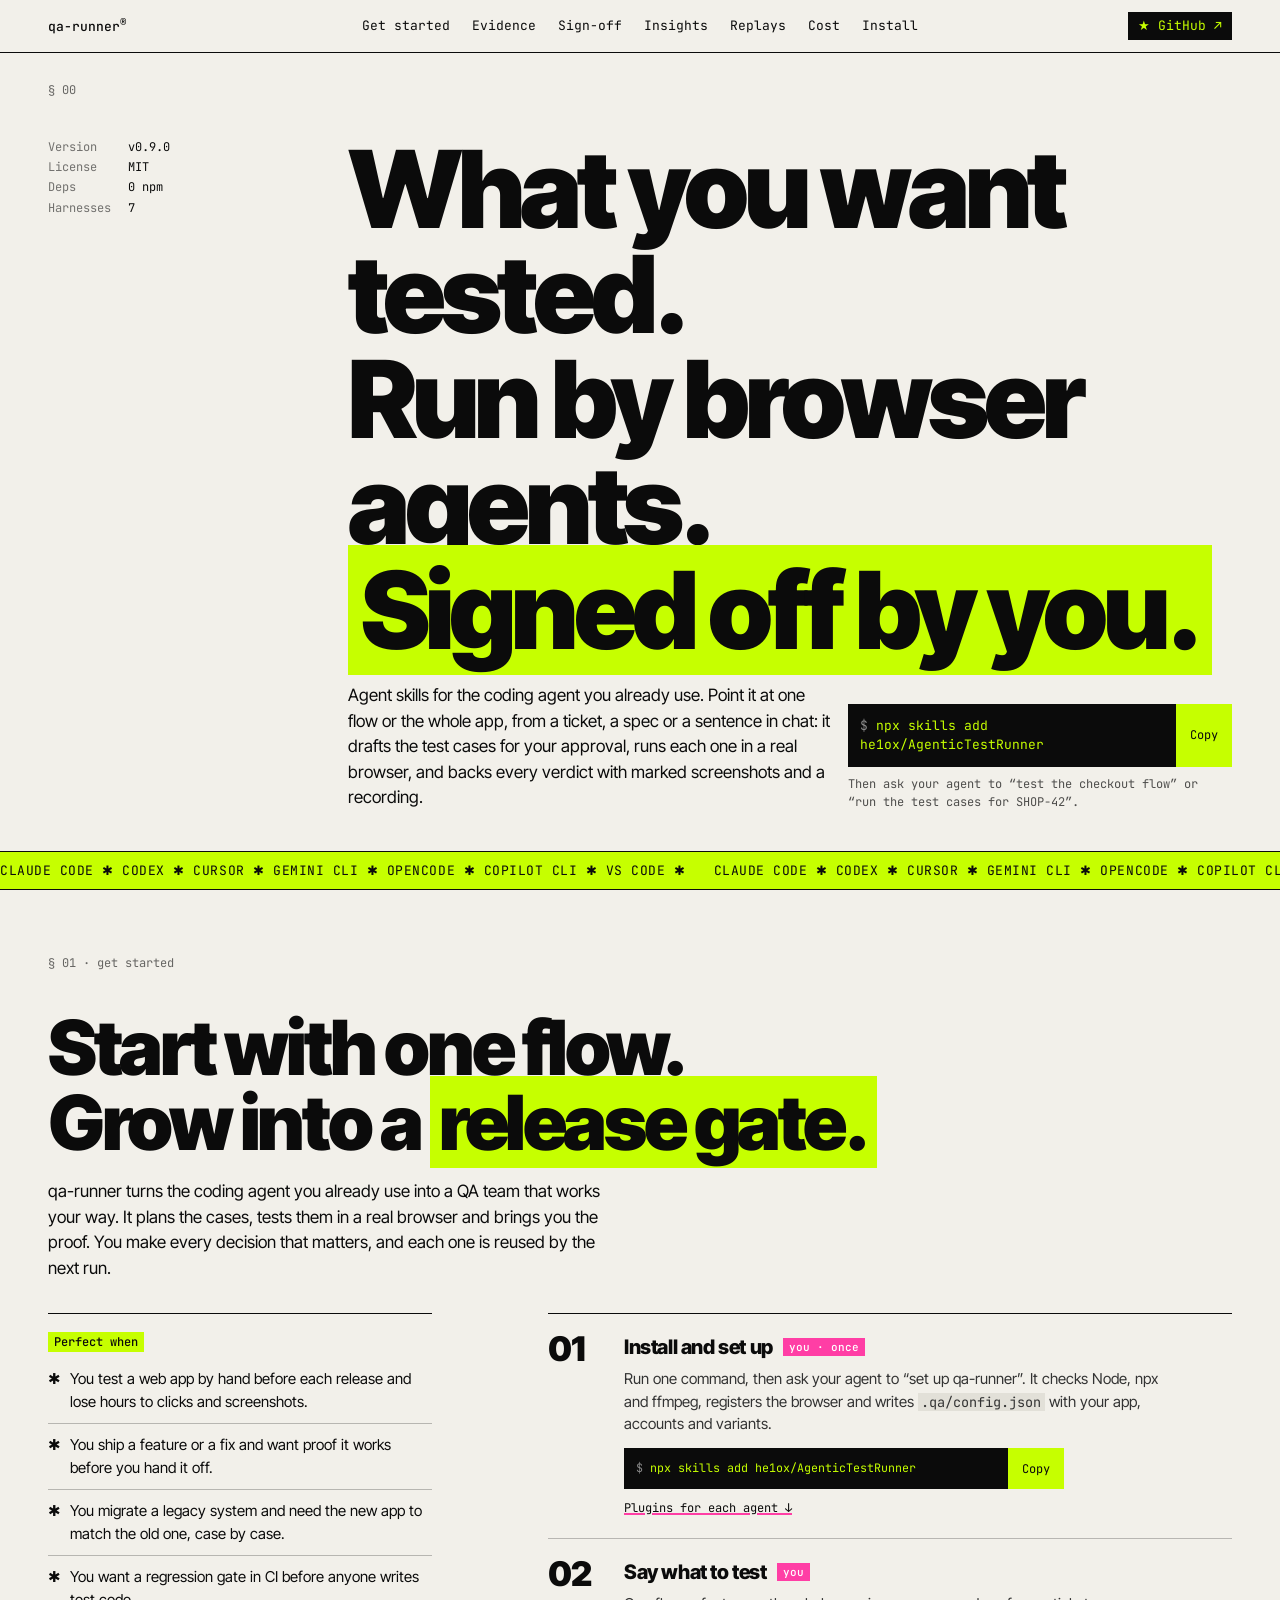
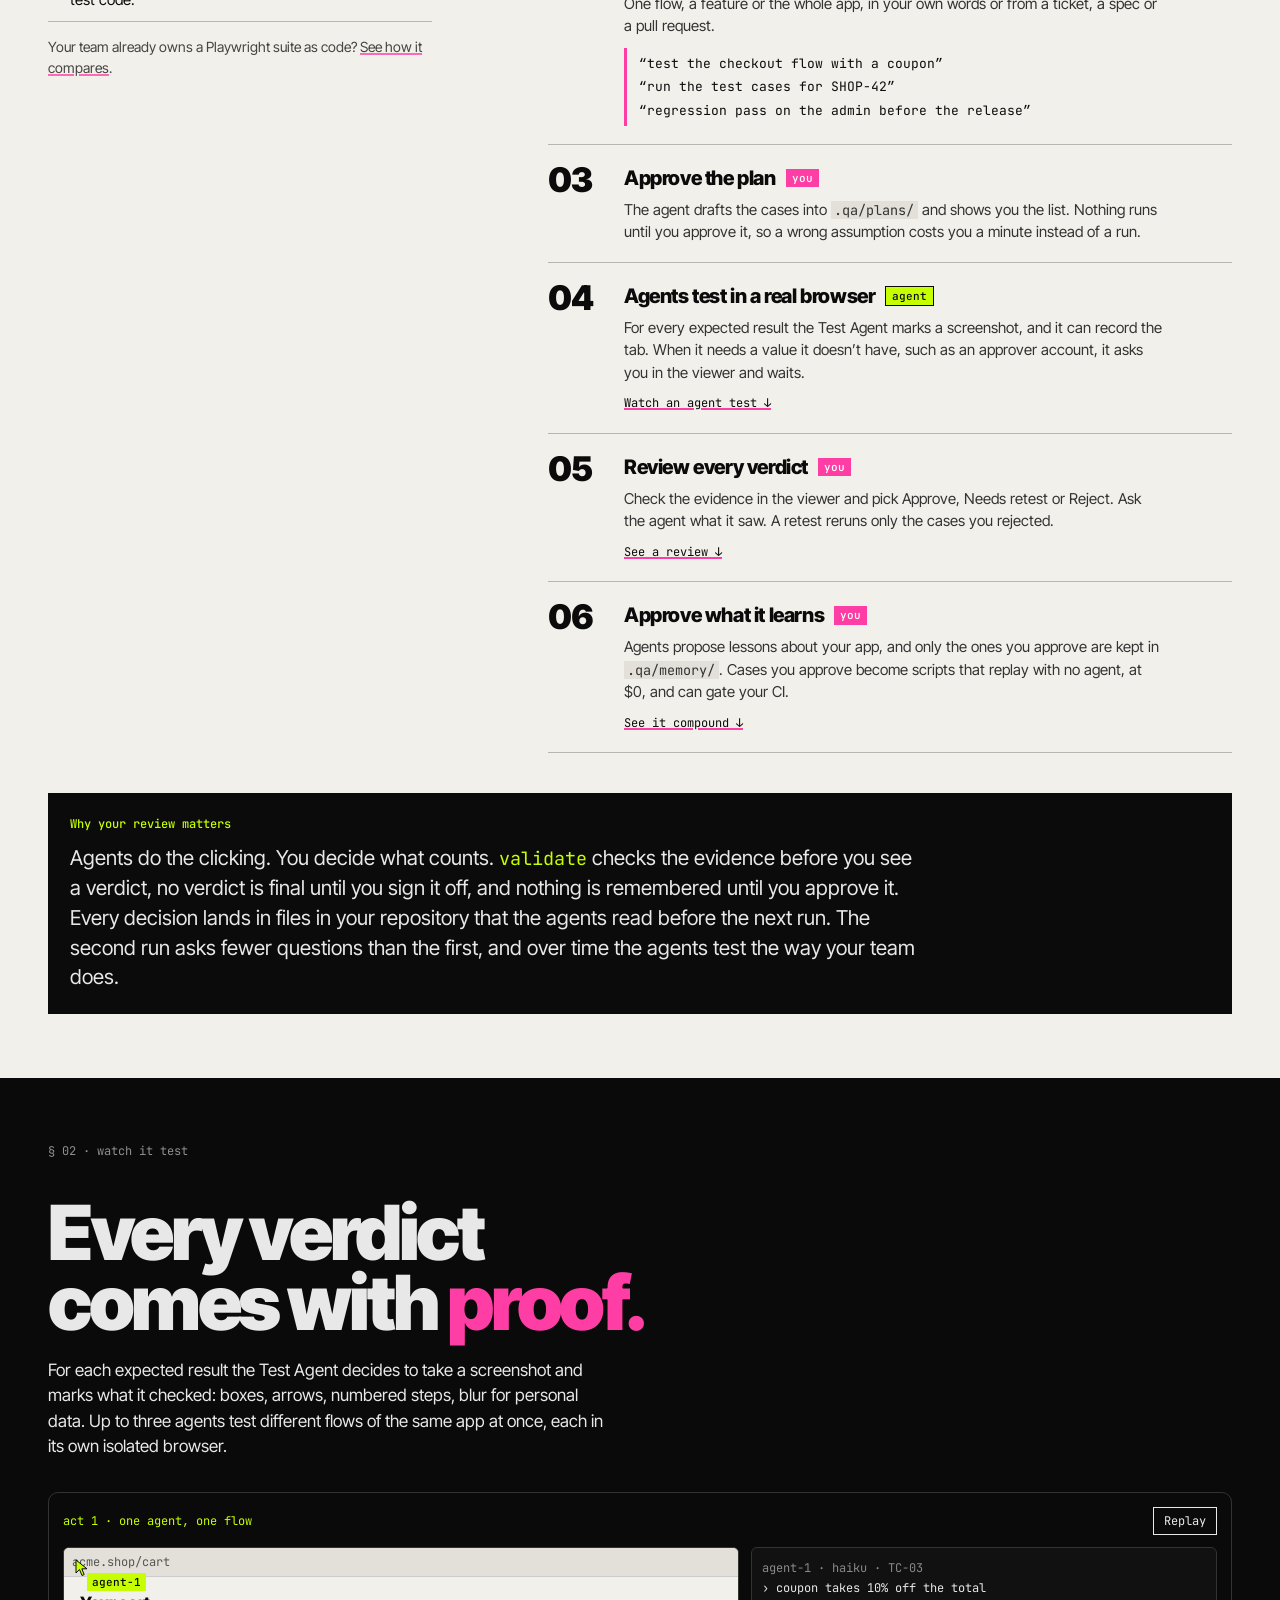
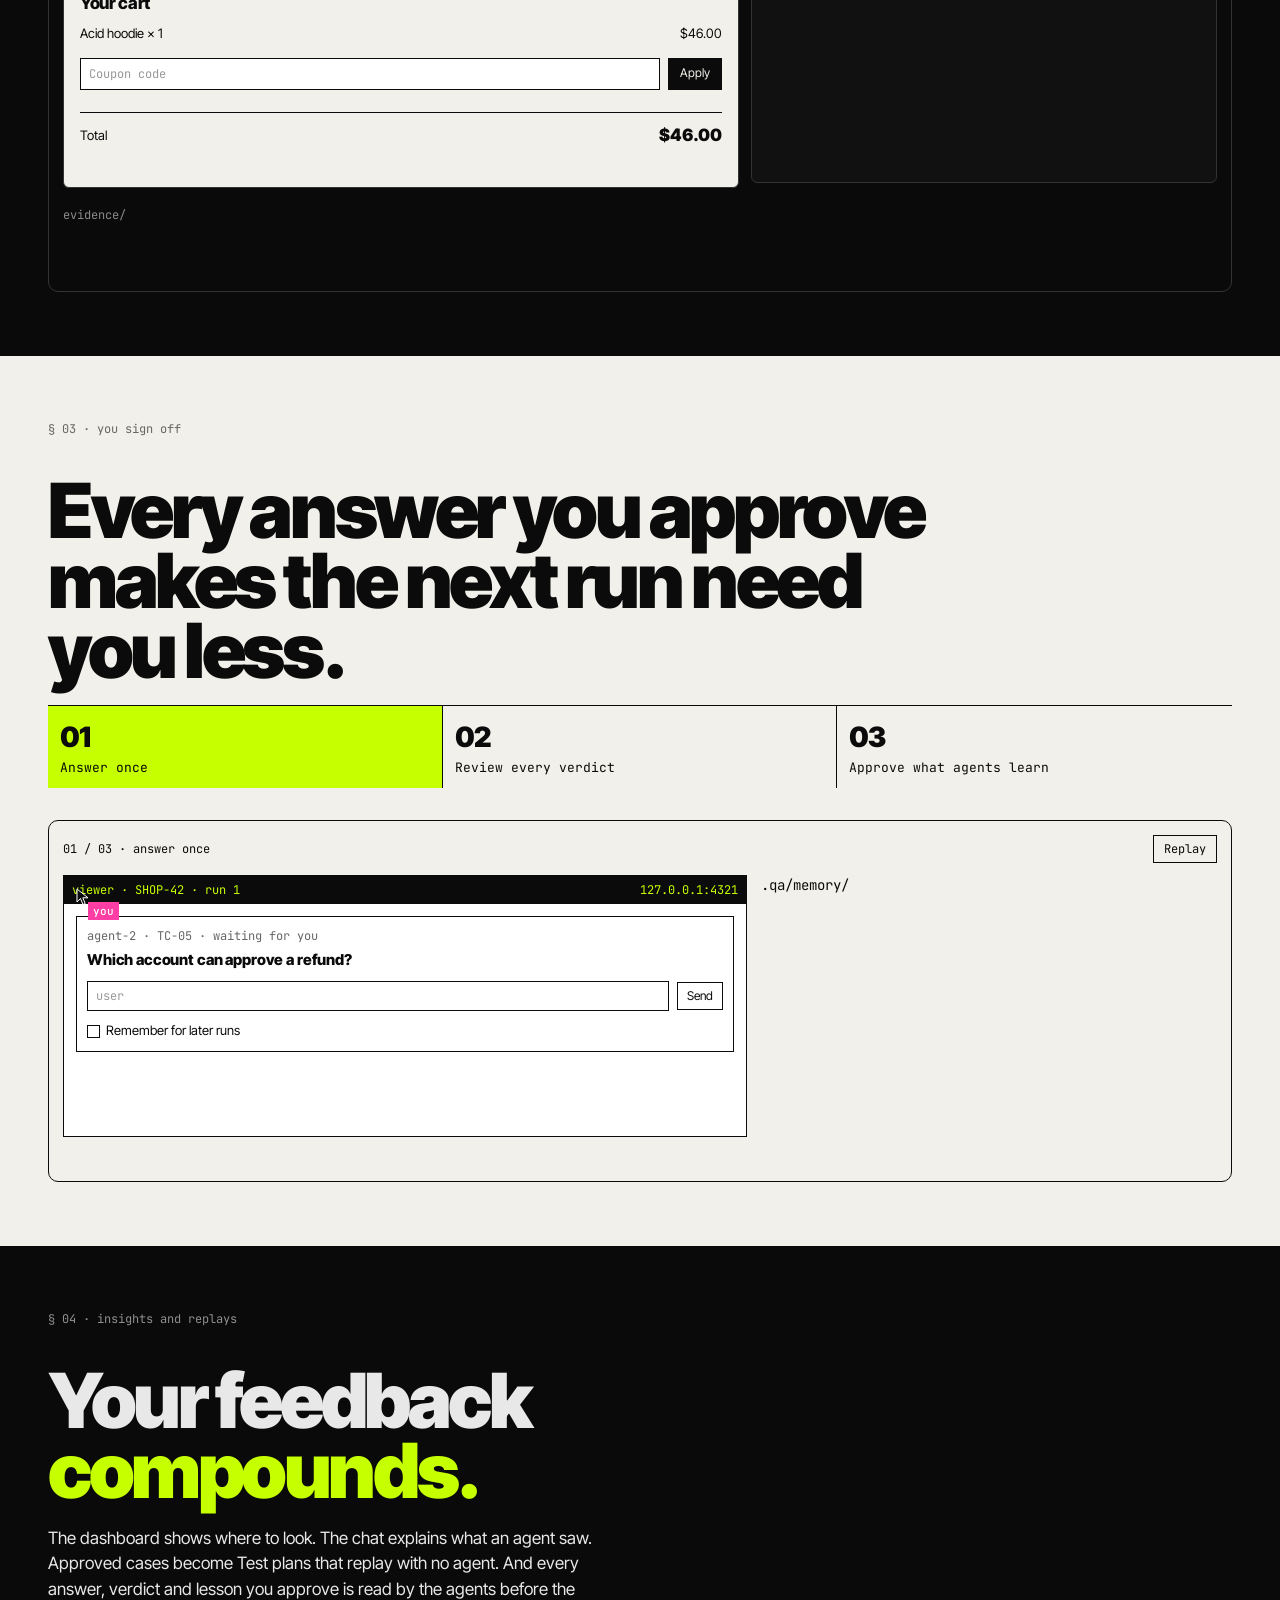
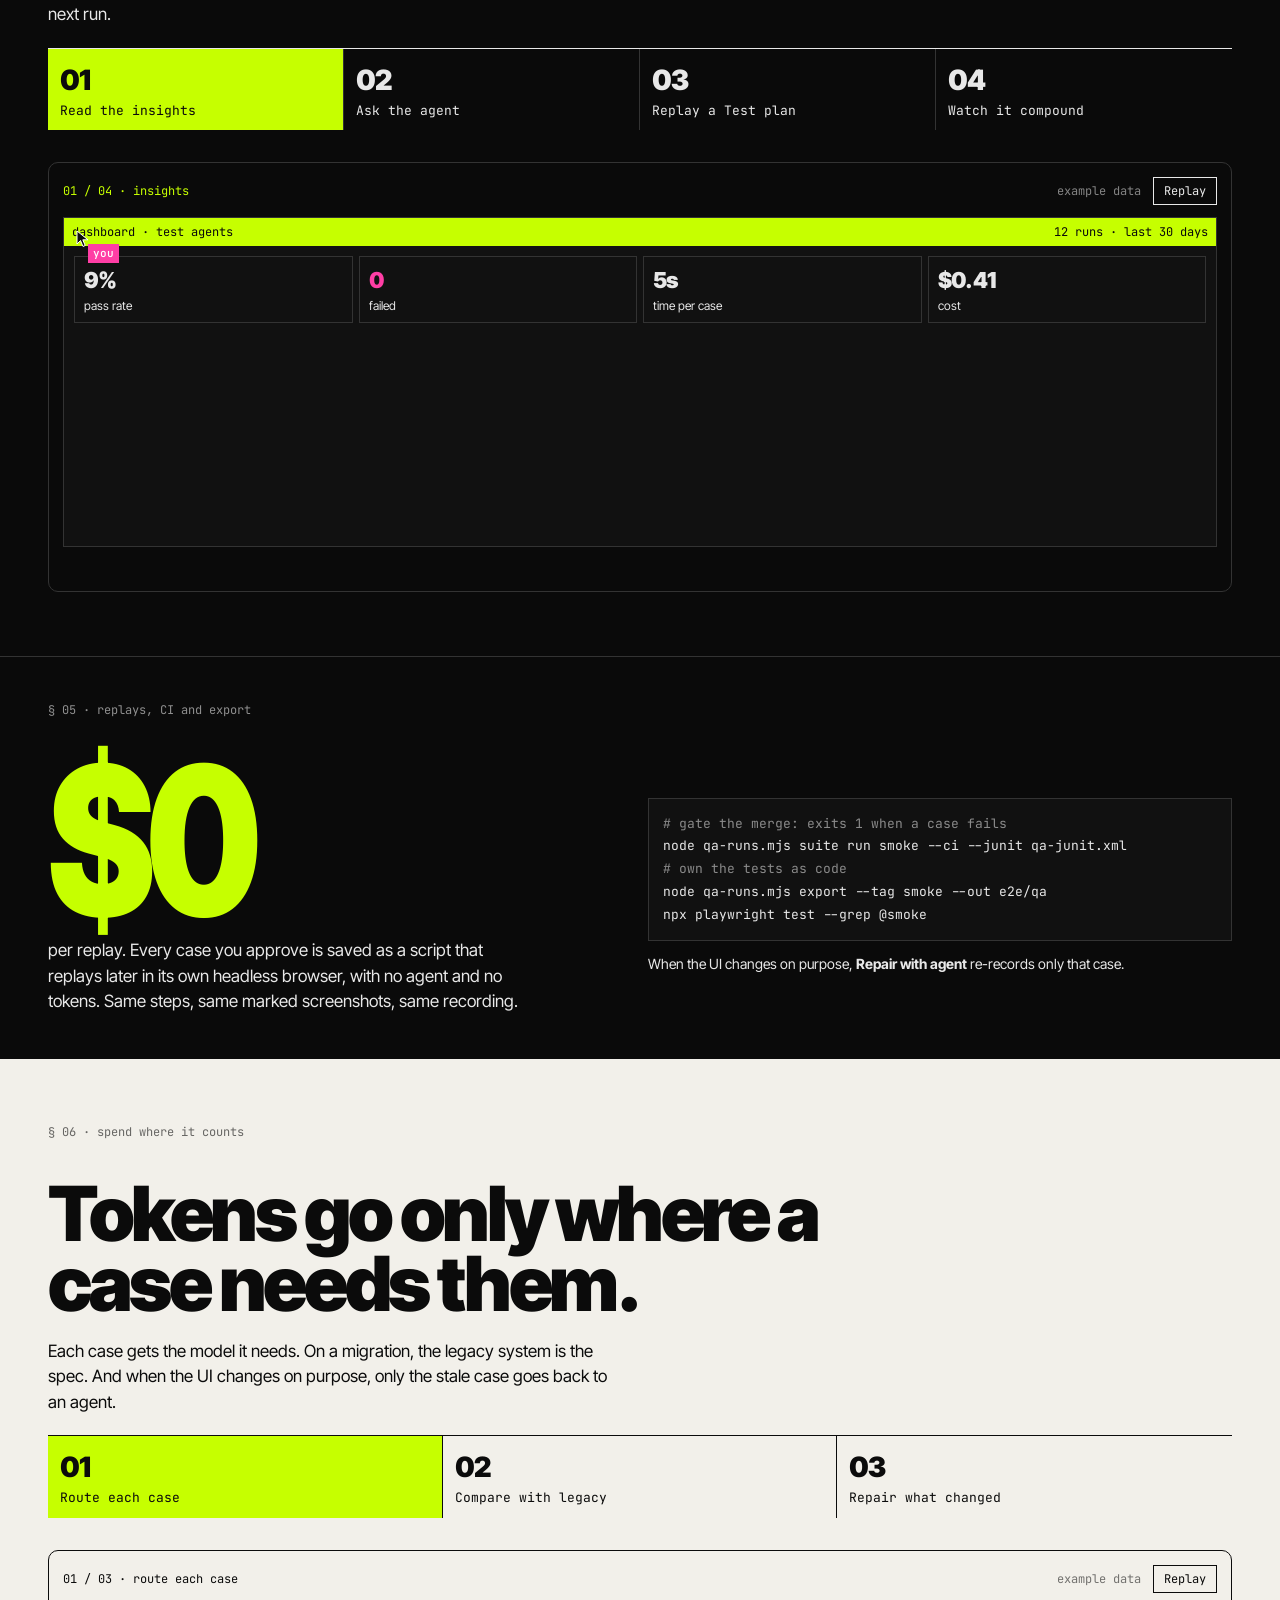
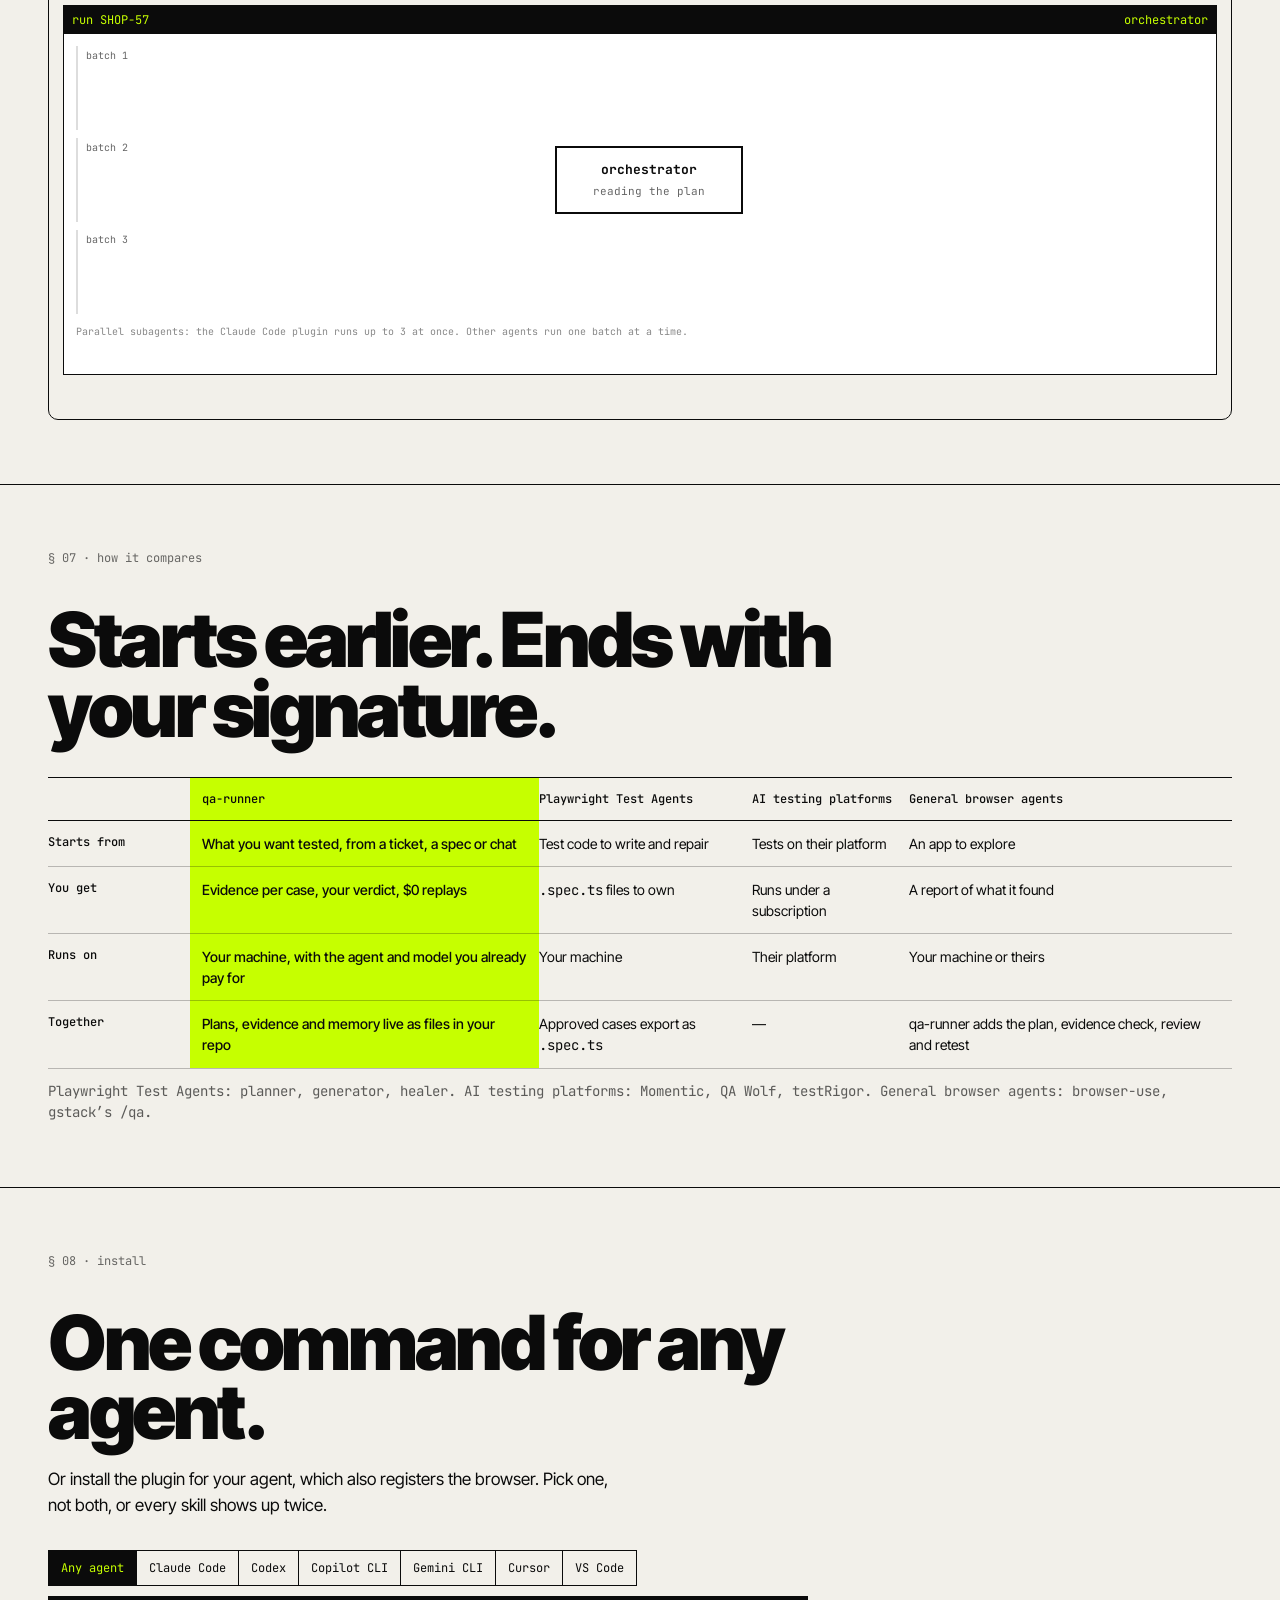
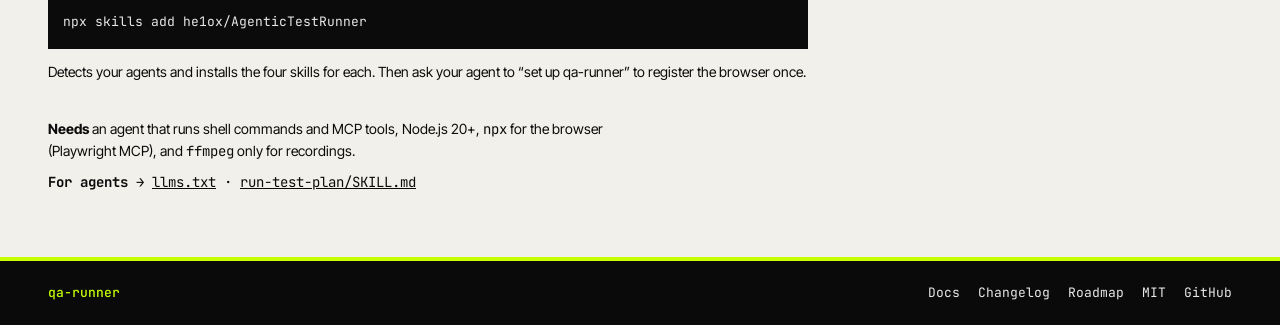
<file: site/index.html>
<!doctype html>
<html lang="en">
<head>
  <meta charset="utf-8">
  <meta name="viewport" content="width=device-width, initial-scale=1">
  <title>qa-runner: what you want tested, run by browser agents, signed off by you</title>
  <meta name="description" content="Agent skills for the coding agent you already use. qa-runner tests one flow or your whole app in a real browser, backs every verdict with marked screenshots and a recording, and replays what you approve at $0.">
  <meta property="og:title" content="qa-runner">
  <meta property="og:description" content="What you want tested. Run by browser agents. Signed off by you.">
  <meta property="og:type" content="website">
  <meta name="twitter:card" content="summary">
  <meta name="color-scheme" content="light">
  <link rel="icon" href="data:image/svg+xml,%3Csvg xmlns='http://www.w3.org/2000/svg' viewBox='0 0 32 32'%3E%3Crect width='32' height='32' fill='%23C6FF00'/%3E%3Cpath d='M8 9h16v14H8z' fill='none' stroke='%230B0B0B' stroke-width='3'/%3E%3Cpath d='M19 19l6 6' stroke='%23FF3EA5' stroke-width='3'/%3E%3C/svg%3E">
  <link rel="preconnect" href="https://fonts.googleapis.com">
  <link rel="preconnect" href="https://fonts.gstatic.com" crossorigin>
  <link href="https://fonts.googleapis.com/css2?family=Inter+Tight:wght@400;500;800;900&family=JetBrains+Mono:wght@400;500&display=swap" rel="stylesheet">
  <link rel="stylesheet" href="styles.css">
  <link rel="alternate" type="text/plain" href="llms.txt" title="llms.txt">
</head>
<body>
  <a class="skip" href="#main">Skip to content</a>

  <header class="nav mono light">
    <a class="wordmark" href="#top">qa-runner<sup>®</sup></a>
    <nav aria-label="Sections">
      <a href="#start">Get started</a>
      <a href="#watch">Evidence</a>
      <a href="#signoff">Sign-off</a>
      <a href="#smarter">Insights</a>
      <a href="#replays">Replays</a>
      <a href="#spend">Cost</a>
      <a href="#install">Install</a>
    </nav>
    <a class="gh" href="https://github.com/he1ox/AgenticTestRunner">★ GitHub ↗</a>
  </header>

  <main id="main">
    <section id="top" class="light hero grid12">
      <p class="tag">§ 00</p>
      <dl class="meta mono">
        <div><dt>Version</dt><dd><span data-version>v0.9.0</span></dd></div>
        <div><dt>License</dt><dd>MIT</dd></div>
        <div><dt>Deps</dt><dd>0 npm</dd></div>
        <div><dt>Harnesses</dt><dd>7</dd></div>
      </dl>
      <h1 class="display">What you want tested.<br>Run by browser agents.<br><mark>Signed off by you.</mark></h1>
      <p class="lede">Agent skills for the coding agent you already use. Point it at one flow or the whole app, from a ticket, a spec or a sentence in chat: it drafts the test cases for your approval, runs each one in a real browser, and backs every verdict with marked screenshots and a recording.</p>
      <div class="cta">
        <div class="cmd mono">
          <code id="install-cmd">npx skills add he1ox/AgenticTestRunner</code>
          <button class="copy" data-copy="install-cmd" aria-label="Copy install command">Copy</button>
        </div>
        <p class="hint mono">Then ask your agent to “test the checkout flow” or “run the test cases for SHOP-42”.</p>
      </div>
    </section>

    <div class="marquee mono" aria-label="Works with Claude Code, Codex, Cursor, Gemini CLI, OpenCode, GitHub Copilot CLI and VS Code">
      <div class="track" aria-hidden="true">
        <span>Claude Code ✱ Codex ✱ Cursor ✱ Gemini CLI ✱ OpenCode ✱ Copilot CLI ✱ VS Code ✱</span>
        <span>Claude Code ✱ Codex ✱ Cursor ✱ Gemini CLI ✱ OpenCode ✱ Copilot CLI ✱ VS Code ✱</span>
      </div>
    </div>

    <section id="start" class="light section">
      <div class="head grid12">
        <p class="tag">§ 01 · get started</p>
        <h2 class="display">Start with one flow.<br>Grow into a <mark>release gate.</mark></h2>
        <p class="lede">qa-runner turns the coding agent you already use into a QA team that works your way. It plans the cases, tests them in a real browser and brings you the proof. You make every decision that matters, and each one is reused by the next run.</p>
      </div>
      <div class="start grid12">
        <aside class="fit">
          <h3 class="mono">Perfect when</h3>
          <ul>
            <li>You test a web app by hand before each release and lose hours to clicks and screenshots.</li>
            <li>You ship a feature or a fix and want proof it works before you hand it off.</li>
            <li>You migrate a legacy system and need the new app to match the old one, case by case.</li>
            <li>You want a regression gate in CI before anyone writes test code.</li>
          </ul>
          <p class="small aside-note">Your team already owns a Playwright suite as code? <a href="#compare">See how it compares</a>.</p>
        </aside>
        <ol class="path">
          <li>
            <b class="n">01</b>
            <div>
              <h3>Install and set up <span class="who you">you · once</span></h3>
              <p>Run one command, then ask your agent to “set up qa-runner”. It checks Node, npx and ffmpeg, registers the browser and writes <code>.qa/config.json</code> with your app, accounts and variants.</p>
              <div class="cmd mono">
                <code id="start-cmd">npx skills add he1ox/AgenticTestRunner</code>
                <button class="copy" data-copy="start-cmd" aria-label="Copy install command">Copy</button>
              </div>
              <a class="more mono" href="#install">Plugins for each agent ↓</a>
            </div>
          </li>
          <li>
            <b class="n">02</b>
            <div>
              <h3>Say what to test <span class="who you">you</span></h3>
              <p>One flow, a feature or the whole app, in your own words or from a ticket, a spec or a pull request.</p>
              <p class="say mono">“test the checkout flow with a coupon”<br>“run the test cases for SHOP-42”<br>“regression pass on the admin before the release”</p>
            </div>
          </li>
          <li>
            <b class="n">03</b>
            <div>
              <h3>Approve the plan <span class="who you">you</span></h3>
              <p>The agent drafts the cases into <code>.qa/plans/</code> and shows you the list. Nothing runs until you approve it, so a wrong assumption costs you a minute instead of a run.</p>
            </div>
          </li>
          <li>
            <b class="n">04</b>
            <div>
              <h3>Agents test in a real browser <span class="who agent">agent</span></h3>
              <p>For every expected result the Test Agent marks a screenshot, and it can record the tab. When it needs a value it doesn’t have, such as an approver account, it asks you in the viewer and waits.</p>
              <a class="more mono" href="#watch">Watch an agent test ↓</a>
            </div>
          </li>
          <li>
            <b class="n">05</b>
            <div>
              <h3>Review every verdict <span class="who you">you</span></h3>
              <p>Check the evidence in the viewer and pick Approve, Needs retest or Reject. Ask the agent what it saw. A retest reruns only the cases you rejected.</p>
              <a class="more mono" href="#signoff">See a review ↓</a>
            </div>
          </li>
          <li>
            <b class="n">06</b>
            <div>
              <h3>Approve what it learns <span class="who you">you</span></h3>
              <p>Agents propose lessons about your app, and only the ones you approve are kept in <code>.qa/memory/</code>. Cases you approve become scripts that replay with no agent, at $0, and can gate your CI.</p>
              <a class="more mono" href="#smarter">See it compound ↓</a>
            </div>
          </li>
        </ol>
      </div>
      <div class="why grid12">
        <h3 class="mono">Why your review matters</h3>
        <p>Agents do the clicking. You decide what counts. <code>validate</code> checks the evidence before you see a verdict, no verdict is final until you sign it off, and nothing is remembered until you approve it. Every decision lands in files in your repository that the agents read before the next run. The second run asks fewer questions than the first, and over time the agents test the way your team does.</p>
      </div>
    </section>

    <section id="watch" class="dark section">
      <div class="head grid12">
        <p class="tag">§ 02 · watch it test</p>
        <h2 class="display">Every verdict<br>comes with <em class="hot">proof.</em></h2>
        <p class="lede">For each expected result the Test Agent decides to take a screenshot and marks what it checked: boxes, arrows, numbered steps, blur for personal data. Up to three agents test different flows of the same app at once, each in its own isolated browser.</p>
      </div>
      <figure class="stage stage-dark">
        <figcaption class="stagebar mono">
          <span data-label class="acid">act 1 · one agent, one flow</span>
          <button class="replay" data-replay>Replay</button>
        </figcaption>
        <div class="scene" data-scene aria-hidden="true"></div>
        <p class="sr-only">Animation: an agent tests a cart, applies a coupon, sees the expected total, decides to take a screenshot and marks it with numbered steps, a box and an arrow. Then three agents test login, cart and checkout of the same shop in parallel; checkout fails and waits for your sign-off.</p>
      </figure>
    </section>

    <section id="signoff" class="light section">
      <div class="head grid12">
        <p class="tag">§ 03 · you sign off</p>
        <h2 class="display">Every answer you approve makes the next run need you less.</h2>
        <ol class="steps mono" data-steps>
          <li><b>01</b> Answer once</li>
          <li><b>02</b> Review every verdict</li>
          <li><b>03</b> Approve what agents learn</li>
        </ol>
      </div>
      <figure class="stage stage-light">
        <figcaption class="stagebar mono">
          <span data-label>01 / 03 · answer once</span>
          <button class="replay" data-replay>Replay</button>
        </figcaption>
        <div class="hitl" aria-hidden="true">
          <div class="viewer" data-viewer></div>
          <div class="memory">
            <p class="mono small">.qa/memory/</p>
            <div data-memory></div>
          </div>
        </div>
        <p class="caption mono" data-caption aria-hidden="true"></p>
        <p class="sr-only">Animation: an agent asks which account can approve a refund; you answer and tick Remember, and the answer is saved as a memory with the password as an env:NAME reference. You approve three results and reject one, and only that case is retested. You approve one lesson an agent learned and discard another, and it is saved to memory.</p>
      </figure>
    </section>

    <section id="smarter" class="dark section">
      <div class="head grid12">
        <p class="tag">§ 04 · insights and replays</p>
        <h2 class="display">Your feedback <span class="acid">compounds.</span></h2>
        <p class="lede">The dashboard shows where to look. The chat explains what an agent saw. Approved cases become Test plans that replay with no agent. And every answer, verdict and lesson you approve is read by the agents before the next run.</p>
        <ol class="steps steps-dark mono" data-steps>
          <li><b>01</b> Read the insights</li>
          <li><b>02</b> Ask the agent</li>
          <li><b>03</b> Replay a Test plan</li>
          <li><b>04</b> Watch it compound</li>
        </ol>
      </div>
      <figure class="stage stage-dark">
        <figcaption class="stagebar mono">
          <span data-label class="acid">01 / 04 · insights</span>
          <span class="example">example data</span>
          <button class="replay" data-replay>Replay</button>
        </figcaption>
        <div class="dviewer" data-viewer aria-hidden="true"></div>
        <p class="caption mono" data-caption aria-hidden="true"></p>
        <p class="sr-only">Animation: the dashboard surfaces insights — a case that flip-flops between runs, mobile failing four times more than desktop, the slowest flows and where agent context goes. You open the unstable case and ask the agent why it failed; it explains a toast covered the Pay button, marks it on the screenshot and proposes a lesson. You build a Test plan called Release 1.0.1 from library tests and run it: every script replays deterministically, with no agent, at $0 and 0 tokens. Over six runs, questions to you fall from five to zero and reviewer agreement rises from 72% to 97% as approved memories grow.</p>
      </figure>
    </section>

    <section id="replays" class="dark section grid12 replays">
      <p class="tag">§ 05 · replays, CI and export</p>
      <div class="zero">
        <p class="big acid" aria-label="Zero dollars">$0</p>
        <p class="lede">per replay. Every case you approve is saved as a script that replays later in its own headless browser, with no agent and no tokens. Same steps, same marked screenshots, same recording.</p>
      </div>
      <div class="snips">
        <div class="term mono">
          <p class="dim"># gate the merge: exits 1 when a case fails</p>
          <p>node qa-runs.mjs suite run smoke --ci --junit qa-junit.xml</p>
          <p class="dim"># own the tests as code</p>
          <p>node qa-runs.mjs export --tag smoke --out e2e/qa</p>
          <p>npx playwright test --grep @smoke</p>
        </div>
        <p class="small">When the UI changes on purpose, <b>Repair with agent</b> re-records only that case.</p>
      </div>
    </section>

    <section id="spend" class="light section">
      <div class="head grid12">
        <p class="tag">§ 06 · spend where it counts</p>
        <h2 class="display">Tokens go only where a case needs them.</h2>
        <p class="lede">Each case gets the model it needs. On a migration, the legacy system is the spec. And when the UI changes on purpose, only the stale case goes back to an agent.</p>
        <ol class="steps mono" data-steps>
          <li><b>01</b> Route each case</li>
          <li><b>02</b> Compare with legacy</li>
          <li><b>03</b> Repair what changed</li>
        </ol>
      </div>
      <figure class="stage stage-light">
        <figcaption class="stagebar mono">
          <span data-label>01 / 03 · route each case</span>
          <span class="example">example data</span>
          <button class="replay" data-replay>Replay</button>
        </figcaption>
        <div class="viewer spend-viewer" data-viewer aria-hidden="true"></div>
        <p class="caption mono" data-caption aria-hidden="true"></p>
        <p class="sr-only">Animation: the orchestrator weighs six cases by their steps, data changes, recent failures and legacy checks, groups them into three batches that each take their hardest case's tier, and launches one subagent per batch: simple, standard and complex, each in its own browser. When the simple subagent fails a case, the orchestrator retries only that case on a standard subagent, and it passes. Next, an agent runs the order history on the new app and on the legacy app: totals are the same, the date format deviates and the new status filter is an improvement. Last, a Test plan replays with no agent and one case fails because the Apply button is now called Redeem; you press Repair with agent, only that case goes back to an agent, it passes and its script becomes version 3 while the other cases keep replaying at $0.</p>
      </figure>
    </section>

    <section id="compare" class="light section rule">
      <div class="head grid12">
        <p class="tag">§ 07 · how it compares</p>
        <h2 class="display">Starts earlier. Ends with your signature.</h2>
      </div>
      <div class="tablewrap">
        <table class="compare">
          <thead>
            <tr><th scope="col"></th><th scope="col" class="us">qa-runner</th><th scope="col">Playwright Test Agents</th><th scope="col">AI testing platforms</th><th scope="col">General browser agents</th></tr>
          </thead>
          <tbody>
            <tr><th scope="row">Starts from</th><td class="us">What you want tested, from a ticket, a spec or chat</td><td>Test code to write and repair</td><td>Tests on their platform</td><td>An app to explore</td></tr>
            <tr><th scope="row">You get</th><td class="us">Evidence per case, your verdict, $0 replays</td><td><code>.spec.ts</code> files to own</td><td>Runs under a subscription</td><td>A report of what it found</td></tr>
            <tr><th scope="row">Runs on</th><td class="us">Your machine, with the agent and model you already pay for</td><td>Your machine</td><td>Their platform</td><td>Your machine or theirs</td></tr>
            <tr><th scope="row">Together</th><td class="us">Plans, evidence and memory live as files in your repo</td><td>Approved cases export as <code>.spec.ts</code></td><td>—</td><td>qa-runner adds the plan, evidence check, review and retest</td></tr>
          </tbody>
        </table>
      </div>
      <p class="small mono note">Playwright Test Agents: planner, generator, healer. AI testing platforms: Momentic, QA Wolf, testRigor. General browser agents: browser-use, gstack’s /qa.</p>
    </section>

    <section id="install" class="light section rule">
      <div class="head grid12">
        <p class="tag">§ 08 · install</p>
        <h2 class="display">One command for any agent.</h2>
        <p class="lede">Or install the plugin for your agent, which also registers the browser. Pick one, not both, or every skill shows up twice.</p>
      </div>
      <div class="tabs" data-tabs>
        <div class="tablist mono" role="tablist" aria-label="Install for your agent">
          <button role="tab" id="t-any" aria-controls="p-any" aria-selected="true">Any agent</button>
          <button role="tab" id="t-claude" aria-controls="p-claude" aria-selected="false" tabindex="-1">Claude Code</button>
          <button role="tab" id="t-codex" aria-controls="p-codex" aria-selected="false" tabindex="-1">Codex</button>
          <button role="tab" id="t-copilot" aria-controls="p-copilot" aria-selected="false" tabindex="-1">Copilot CLI</button>
          <button role="tab" id="t-gemini" aria-controls="p-gemini" aria-selected="false" tabindex="-1">Gemini CLI</button>
          <button role="tab" id="t-cursor" aria-controls="p-cursor" aria-selected="false" tabindex="-1">Cursor</button>
          <button role="tab" id="t-vscode" aria-controls="p-vscode" aria-selected="false" tabindex="-1">VS Code</button>
        </div>
        <div role="tabpanel" id="p-any" aria-labelledby="t-any" class="panel">
          <pre class="term mono"><code>npx skills add he1ox/AgenticTestRunner</code></pre>
          <p class="small">Detects your agents and installs the four skills for each. Then ask your agent to “set up qa-runner” to register the browser once.</p>
        </div>
        <div role="tabpanel" id="p-claude" aria-labelledby="t-claude" class="panel" hidden>
          <pre class="term mono"><code>claude plugin marketplace add he1ox/AgenticTestRunner
claude plugin install qa-runner@AgenticTestRunner</code></pre>
          <p class="small">Adds the 3-browser pool, dedicated Test Agents and model routing per tier. Restart Claude Code so the skills load.</p>
        </div>
        <div role="tabpanel" id="p-codex" aria-labelledby="t-codex" class="panel" hidden>
          <pre class="term mono"><code>codex plugin marketplace add he1ox/AgenticTestRunner</code></pre>
          <p class="small">Then install <code>qa-runner</code> from <code>/plugins</code>.</p>
        </div>
        <div role="tabpanel" id="p-copilot" aria-labelledby="t-copilot" class="panel" hidden>
          <pre class="term mono"><code>copilot plugin install he1ox/AgenticTestRunner</code></pre>
        </div>
        <div role="tabpanel" id="p-gemini" aria-labelledby="t-gemini" class="panel" hidden>
          <pre class="term mono"><code>gemini extensions install https://github.com/he1ox/AgenticTestRunner</code></pre>
        </div>
        <div role="tabpanel" id="p-cursor" aria-labelledby="t-cursor" class="panel" hidden>
          <pre class="term mono"><code>https://github.com/he1ox/AgenticTestRunner</code></pre>
          <p class="small">Install from the repository URL as an Agent Plugin (<code>plugin.json</code> and <code>mcp.json</code> at the root).</p>
        </div>
        <div role="tabpanel" id="p-vscode" aria-labelledby="t-vscode" class="panel" hidden>
          <pre class="term mono"><code>Chat: Install Plugin From Source
https://github.com/he1ox/AgenticTestRunner</code></pre>
          <p class="small">Run the command from the Command Palette with the repository URL.</p>
        </div>
      </div>
      <div class="reqs grid12">
        <p class="small"><b>Needs</b> an agent that runs shell commands and MCP tools, Node.js 20+, <code>npx</code> for the browser (Playwright MCP), and <code>ffmpeg</code> only for recordings.</p>
        <p class="small mono"><b>For agents →</b> <a href="llms.txt">llms.txt</a> · <a href="https://github.com/he1ox/AgenticTestRunner/blob/main/skills/run-test-plan/SKILL.md">run-test-plan/SKILL.md</a></p>
      </div>
    </section>
  </main>

  <footer class="dark foot mono">
    <a class="wordmark acid" href="#top">qa-runner</a>
    <nav aria-label="Project">
      <a href="https://github.com/he1ox/AgenticTestRunner#readme">Docs</a>
      <a href="https://github.com/he1ox/AgenticTestRunner/blob/main/CHANGELOG.md">Changelog</a>
      <a href="https://github.com/he1ox/AgenticTestRunner/blob/main/ROADMAP.md">Roadmap</a>
      <a href="https://github.com/he1ox/AgenticTestRunner/blob/main/LICENSE">MIT</a>
      <a href="https://github.com/he1ox/AgenticTestRunner">GitHub</a>
    </nav>
  </footer>

  <svg width="0" height="0" class="defs" aria-hidden="true"><defs><marker id="ah" viewBox="0 0 10 10" refX="8" refY="5" markerWidth="6" markerHeight="6" orient="auto-start-reverse"><path d="M0 0L10 5L0 10z" fill="#C6FF00"/></marker></defs></svg>
  <script src="main.js" defer></script>
</body>
</html>
</file>
<file: site/styles.css>
:root {
  --paper: #F2F0EA;
  --paper-2: #E2E0D8;
  --ink: #0B0B0B;
  --acid: #C6FF00;
  --hot: #FF3EA5;
  --ask: #FFB020;
  --void: #0A0A0A;
  --void-2: #111;
  --line-dark: #333;
  --muted: #8A8A8A;
  --sans: 'Inter Tight', ui-sans-serif, system-ui, -apple-system, 'Segoe UI', Helvetica, Arial, sans-serif;
  --mono: 'JetBrains Mono', ui-monospace, SFMono-Regular, Menlo, Consolas, monospace;
  --gutter: clamp(16px, 4vw, 48px);
  --rule: 1.5px solid var(--ink);
}

*, *::before, *::after { box-sizing: border-box; }
html { scroll-behavior: smooth; -webkit-text-size-adjust: 100%; }
body { margin: 0; background: var(--paper); color: var(--ink); font-family: var(--sans); font-size: 17px; line-height: 1.5; }
a { color: inherit; }
code, .mono { font-family: var(--mono); }
p { margin: 0; }
button { font: inherit; cursor: pointer; }
:focus-visible { outline: 2px solid var(--hot); outline-offset: 2px; }

.sr-only { position: absolute; width: 1px; height: 1px; padding: 0; margin: -1px; overflow: hidden; clip: rect(0 0 0 0); white-space: nowrap; border: 0; }
.skip { position: absolute; left: -9999px; top: 8px; background: var(--acid); color: var(--ink); padding: 6px 10px; z-index: 10; }
.skip:focus { left: 8px; }
.defs { position: absolute; }

.light { background: var(--paper); color: var(--ink); }
.dark { background: var(--void); color: #E8E8E8; }
.acid { color: var(--acid); }
.hot { color: var(--hot); font-style: normal; }
.dim { color: var(--muted); }
.small { font-size: 14px; }
.tag { font-family: var(--mono); font-size: 12px; opacity: .6; grid-column: 1 / -1; margin-bottom: 18px; }

.grid12 { display: grid; grid-template-columns: repeat(12, minmax(0, 1fr)); column-gap: 16px; }

.display { font-weight: 900; letter-spacing: -0.045em; line-height: 0.92; margin: 0; }
h2.display { font-size: clamp(36px, 6vw, 76px); grid-column: 1 / span 9; }
.lede { font-size: 17px; max-width: 56ch; }
mark { background: var(--acid); color: var(--ink); padding: 0 .12em; -webkit-box-decoration-break: clone; box-decoration-break: clone; }

/* nav */
.nav { display: grid; grid-template-columns: 1fr auto 1fr; align-items: center; gap: 16px; padding: 12px var(--gutter); border-bottom: var(--rule); font-size: 13px; position: sticky; top: 0; z-index: 5; }
.nav nav { display: flex; gap: 22px; }
.nav a { text-decoration: none; }
.nav nav a:hover, .foot a:hover { text-decoration: underline; text-decoration-thickness: 2px; text-decoration-color: var(--hot); }
.wordmark { font-weight: 500; text-decoration: none; }
.gh { justify-self: end; background: var(--ink); color: var(--acid); padding: 4px 10px; }

/* hero */
.hero { padding: 28px var(--gutter) 40px; row-gap: 20px; }
.meta { grid-column: 1 / span 3; margin: 0; font-size: 12px; line-height: 1.7; }
.meta div { display: flex; gap: 8px; }
.meta dt { opacity: .55; min-width: 72px; }
.meta dd { margin: 0; }
.hero h1 { grid-column: 4 / -1; font-size: clamp(44px, 8.4vw, 124px); line-height: .98; }
.hero .lede { grid-column: 4 / span 5; align-self: end; }
.cta { grid-column: 9 / -1; align-self: end; }
.cmd { display: flex; align-items: stretch; background: var(--ink); color: var(--acid); font-size: 13px; }
.cmd code { padding: 12px 12px; flex: 1; min-width: 0; overflow-wrap: anywhere; }
.cmd code::before { content: '$ '; color: var(--muted); }
.copy { background: var(--acid); color: var(--ink); border: 0; padding: 0 14px; font-family: var(--mono); font-size: 12px; }
.copy[data-done] { background: var(--hot); color: #fff; }
.hint { font-size: 12px; margin-top: 8px; opacity: .7; }

/* marquee */
.marquee { overflow: hidden; background: var(--acid); color: var(--ink); border-block: var(--rule); font-size: 13px; text-transform: uppercase; letter-spacing: .04em; padding: 9px 0; }
.track { display: flex; width: max-content; animation: marquee 28s linear infinite; }
.track span { padding-right: 28px; white-space: nowrap; }
@keyframes marquee { to { transform: translateX(-50%); } }

/* sections */
.section { padding: 64px var(--gutter); }
section[id] { scroll-margin-top: 56px; }
.section .head { row-gap: 20px; margin-bottom: 32px; }
.section .head .lede { grid-column: 1 / span 6; }
.rule { border-top: var(--rule); }

/* shared stage */
.stage { margin: 0; border-radius: 10px; padding: 14px; }
.stage-dark { border: 1px solid var(--line-dark); background: var(--void); }
.stage-light { border: var(--rule); background: var(--paper); }
.stagebar { display: flex; justify-content: space-between; align-items: center; gap: 12px; font-size: 12px; margin-bottom: 12px; }
.stagebar .example { margin-left: auto; opacity: .55; }
.replay { background: transparent; color: inherit; border: 1px solid currentColor; padding: 4px 10px; font-family: var(--mono); font-size: 12px; }
.replay:hover { background: var(--acid); color: var(--ink); border-color: var(--ink); }
.scene { min-height: 330px; position: relative; }

/* animation primitives */
.win { border: 1px solid var(--line-dark); background: var(--paper); color: var(--ink); border-radius: 6px; overflow: hidden; }
.ub { background: var(--paper-2); font-size: 12px; padding: 5px 8px; border-bottom: 1px solid #ccc; color: #555; }
.cur { position: absolute; left: 12px; top: 12px; transition: left .6s ease, top .6s ease, opacity .3s; pointer-events: none; z-index: 3; display: flex; align-items: flex-start; }
.cur.off { opacity: 0; }
.cur .who { position: absolute; left: 12px; top: 14px; font-family: var(--mono); font-size: 11px; padding: 1px 5px; white-space: nowrap; transition: transform .6s ease; }
.cur.flip .who { transform: translateX(calc(-100% - 6px)); }
.cur.agent .who { background: var(--acid); color: var(--void); }
.cur.human .who { background: var(--hot); color: #fff; }
.fl { position: absolute; inset: 0; background: #fff; opacity: 0; transition: opacity .2s; pointer-events: none; z-index: 4; }
.log { font-family: var(--mono); font-size: 12px; line-height: 1.7; }
.log div, .in { opacity: 0; transform: translateY(5px); transition: opacity .3s, transform .3s; }
.log div.on, .in.on { opacity: 1; transform: none; }
.mk { stroke-dasharray: 500; stroke-dashoffset: 500; transition: stroke-dashoffset .7s ease; }
.mk.on { stroke-dashoffset: 0; }
.st { position: absolute; width: 18px; height: 18px; border-radius: 50%; background: var(--hot); color: #fff; font-family: var(--mono); font-size: 11px; display: flex; align-items: center; justify-content: center; transform: scale(0); transition: transform .3s; z-index: 2; }
.st.on { transform: scale(1); }
.ov { position: absolute; inset: 0; width: 100%; height: 100%; pointer-events: none; overflow: visible; }

/* § 01 get started */
#start h2.display { line-height: .98; }
.start { row-gap: 32px; align-items: start; }
.start h3 { margin: 0; }
.start code { font-size: .9em; background: var(--paper-2); padding: 0 .25em; }
.start a { text-decoration-color: var(--hot); text-decoration-thickness: 2px; }
.fit { grid-column: 1 / span 4; border-top: var(--rule); padding-top: 14px; position: sticky; top: 72px; }
.fit h3 { display: inline-block; font-size: 12px; font-weight: 500; background: var(--acid); padding: 1px 6px; margin-bottom: 6px; }
.fit ul { list-style: none; padding: 0; margin: 0 0 14px; }
.fit li { padding: 10px 0 10px 22px; border-bottom: 1px solid rgba(11, 11, 11, .25); position: relative; font-size: 15px; }
.fit li::before { content: '✱'; position: absolute; left: 0; }
.aside-note { opacity: .75; }
.path { grid-column: 6 / -1; list-style: none; padding: 0; margin: 0; border-top: var(--rule); }
.path li { display: grid; grid-template-columns: 64px minmax(0, 1fr); gap: 12px; padding: 18px 0; border-bottom: 1px solid rgba(11, 11, 11, .25); }
.path .n { font-weight: 900; font-size: 34px; line-height: 1; letter-spacing: -.04em; }
.path h3 { font-size: 20px; font-weight: 800; letter-spacing: -.02em; display: flex; flex-wrap: wrap; align-items: center; gap: 6px 10px; margin-bottom: 6px; }
.path p { color: #333; font-size: 15px; max-width: 60ch; }
.path .cmd { margin-top: 12px; max-width: 440px; }
.path .cmd code { background: none; padding: 12px; }
.path .say { margin-top: 10px; border-left: 3px solid var(--hot); padding: 4px 0 4px 12px; font-size: 13px; line-height: 1.8; color: var(--ink); }
.more { display: inline-block; margin-top: 10px; font-size: 12px; }
.more:hover { background: var(--acid); }
.who { font-family: var(--mono); font-size: 11px; font-weight: 500; letter-spacing: 0; padding: 1px 6px; white-space: nowrap; }
.who.you { background: var(--hot); color: #fff; }
.who.agent { background: var(--acid); color: var(--ink); border: 1px solid var(--ink); }
.why { margin-top: 40px; background: var(--ink); color: #E8E8E8; padding: 22px; row-gap: 10px; }
.why h3 { grid-column: 1 / -1; font-size: 12px; font-weight: 500; color: var(--acid); margin: 0; }
.why code { color: var(--acid); font-size: .9em; }
.why p { grid-column: 1 / span 9; font-size: clamp(17px, 1.6vw, 21px); line-height: 1.45; }

/* § 02 evidence */
.act1 { display: grid; grid-template-columns: minmax(0, 1.45fr) minmax(0, 1fr); gap: 12px; }
.cart { position: relative; height: 210px; padding: 14px 16px; }
.cart h3 { font-weight: 800; font-size: 17px; letter-spacing: -.02em; margin: 0; }
.cart .row { display: flex; justify-content: space-between; font-size: 13px; margin-top: 8px; }
.cart .coupon { display: flex; gap: 8px; margin-top: 14px; }
.cart .field { flex: 1; border: 1px solid var(--ink); padding: 6px 8px; font-family: var(--mono); font-size: 12px; background: #fff; color: #999; min-height: 30px; }
.cart .btn, .mini .target { background: var(--ink); color: var(--paper); font-size: 12px; padding: 6px 12px; transition: transform .15s; display: inline-block; }
.cart .total { display: flex; justify-content: space-between; align-items: center; border-top: var(--rule); margin-top: 22px; padding-top: 10px; font-size: 13px; }
.cart .total b { font-weight: 900; font-size: 17px; }
.cart .total s { font-weight: 400; font-size: 12px; color: #888; margin-right: 6px; }
.thought { background: var(--void-2); border: 1px solid var(--line-dark); border-radius: 6px; padding: 10px; height: 236px; overflow: hidden; }
.strip { display: flex; gap: 8px; align-items: center; margin-top: 12px; min-height: 30px; font-family: var(--mono); font-size: 12px; }
.thumb { border: 1px solid var(--acid); background: #151515; padding: 5px 8px; transform: scale(.6); opacity: 0; transition: all .4s; }
.thumb.on { opacity: 1; transform: none; }
.act2 { display: grid; grid-template-columns: repeat(3, minmax(0, 1fr)); gap: 12px; }
.mini .who-line { font-family: var(--mono); font-size: 12px; color: var(--acid); margin-bottom: 4px; }
.mini .body { position: relative; height: 124px; padding: 10px; }
.mini .bar { height: 8px; background: #D9D9D9; margin-bottom: 7px; }
.mini .target { margin-top: 8px; }
.mini .log { margin-top: 6px; min-height: 62px; }
.summary { font-family: var(--mono); font-size: 12px; margin-top: 12px; }

/* § 03 sign-off */
.steps { grid-column: 1 / -1; list-style: none; padding: 0; margin: 0; display: grid; grid-auto-flow: column; grid-auto-columns: minmax(0, 1fr); border-top: var(--rule); font-size: 13px; }
.steps li { padding: 10px 12px 10px 0; border-right: 1px solid var(--ink); padding-left: 12px; transition: background .3s; }
.steps li:first-child { padding-left: 0; }
.steps li:last-child { border-right: 0; }
.steps li b { display: block; font-family: var(--sans); font-weight: 900; font-size: 28px; letter-spacing: -.03em; }
.steps li.on { background: var(--acid); padding-left: 12px; }
.hitl { display: grid; grid-template-columns: minmax(0, 1.5fr) minmax(0, 1fr); gap: 14px; }
.viewer { border: var(--rule); background: #fff; position: relative; overflow: hidden; min-height: 262px; }
.vbar { background: var(--ink); color: var(--acid); font-family: var(--mono); font-size: 12px; padding: 5px 8px; display: flex; justify-content: space-between; gap: 8px; }
.vbody { padding: 12px; position: relative; }
.memory .small { margin-bottom: 6px; }
.mem { border: 1px solid var(--ink); background: #fff; padding: 6px 8px; font-family: var(--mono); font-size: 12px; margin-bottom: 6px; }
.mem div:last-child { color: #666; }
.card { border: var(--rule); padding: 10px; margin-bottom: 8px; transition: opacity .3s; }
.card .k { font-family: var(--mono); font-size: 12px; color: #666; }
.card .q { font-size: 15px; font-weight: 800; margin: 4px 0 10px; letter-spacing: -.01em; }
.inrow { display: flex; gap: 8px; align-items: center; }
.input { flex: 1; border: 1px solid var(--ink); padding: 5px 8px; font-family: var(--mono); font-size: 12px; color: #999; min-height: 28px; }
.check { display: flex; gap: 6px; align-items: center; margin-top: 10px; font-size: 13px; }
.box { width: 13px; height: 13px; border: 1.5px solid var(--ink); display: inline-flex; align-items: center; justify-content: center; font-size: 11px; transition: background .2s; }
.ui-btn { font-size: 12px; padding: 4px 9px; border: 1px solid var(--ink); background: #fff; transition: transform .15s, background .2s; white-space: nowrap; }
.chip { font-family: var(--mono); font-size: 11px; padding: 2px 7px; border: 1px solid var(--ink); transition: background .3s, color .3s; }
.pass { background: var(--acid); color: var(--ink); }
.fail { background: var(--hot); color: #fff; border-color: var(--hot); }
.rev { display: flex; align-items: center; gap: 8px; padding: 6px 0; border-bottom: 1px solid #ddd; font-size: 13px; }
.rev .id { font-family: var(--mono); font-size: 12px; width: 46px; flex: none; white-space: nowrap; }
.rev .name { flex: 1; min-width: 0; }
.caption { font-size: 12px; margin-top: 12px; min-height: 18px; }
.typed { color: var(--ink); }

/* § 04 insights */
.steps-dark { border-top-color: #E8E8E8; }
.steps-dark li { border-right-color: var(--line-dark); }
.steps-dark li.on { color: var(--ink); }
.dviewer { border: 1px solid var(--line-dark); background: var(--void-2); position: relative; overflow: hidden; min-height: 330px; }
.dbar { background: var(--acid); color: var(--void); font-family: var(--mono); font-size: 12px; padding: 5px 8px; display: flex; justify-content: space-between; gap: 8px; }
.dbody { padding: 10px; position: relative; font-size: 13px; }
.dviewer .typed { color: #E8E8E8; }
.dviewer .cur.human .who { background: var(--hot); }
.kpis { display: grid; grid-template-columns: repeat(4, 1fr); gap: 6px; }
.kpi, .icard { border: 1px solid var(--line-dark); padding: 7px 9px; font-size: 12px; }
.kpi b { display: block; font-size: 22px; font-weight: 900; letter-spacing: -.03em; }
.insights { display: grid; grid-template-columns: repeat(2, minmax(0, 1fr)); gap: 6px; margin-top: 6px; }
.ih { font-family: var(--mono); font-size: 11px; color: var(--muted); margin-bottom: 5px; }
.ins { font-family: var(--mono); font-size: 11px; color: var(--hot); margin-top: 5px; }
.flaky { display: flex; justify-content: space-between; gap: 8px; padding: 2px 4px; margin: 0 -4px; transition: background .2s; }
.flaky.picked { background: #222; outline: 1px solid var(--hot); }
.hbar { display: flex; align-items: center; gap: 6px; font-family: var(--mono); font-size: 11px; margin-top: 4px; }
.hbar span:first-child { width: 54px; }
.hbar i { display: block; height: 8px; }
.stack { display: flex; height: 10px; margin-top: 4px; }
.stack i { display: block; }
.small-m { font-size: 11px; margin-top: 4px; }
.chatgrid { display: grid; grid-template-columns: repeat(2, minmax(0, 1fr)); gap: 10px; }
.shot { position: relative; background: var(--paper); color: var(--ink); border: 1px solid var(--line-dark); height: 260px; }
.shot-name { font-size: 11px; background: var(--paper-2); padding: 4px 6px; }
.shot-body { padding: 10px; }
.shot-body .bar { height: 8px; background: #D9D9D9; margin-bottom: 7px; }
.toast { background: var(--ink); color: var(--paper); font-size: 12px; padding: 7px 9px; width: 82%; margin-top: 26px; position: relative; z-index: 1; }
.pay { margin: -8px 0 0 30%; background: #888; color: #fff; font-size: 12px; padding: 7px 10px; width: 44%; }
.chatcol { display: flex; flex-direction: column; height: 260px; }
.msgs { flex: 1; overflow: hidden; }
.bub { font-size: 13px; padding: 7px 9px; margin-bottom: 7px; max-width: 92%; line-height: 1.45; }
.bub.you { background: #222; margin-left: auto; }
.bub.agent { border: 1px solid var(--acid); }
.chatin { display: flex; gap: 6px; align-items: center; border: 1px solid var(--line-dark); padding: 5px; font-size: 12px; color: #666; }
.chatin span:first-child { flex: 1; min-width: 0; }
.dbtn { font-size: 12px; padding: 4px 9px; border: 1px solid var(--acid); color: var(--acid); display: inline-block; white-space: nowrap; transition: transform .15s; }
.dbtn.run { background: var(--acid); color: var(--void); }
.newplan { display: flex; gap: 6px; align-items: center; margin-bottom: 8px; }
.field-d { flex: 1; min-width: 0; border: 1px solid var(--line-dark); padding: 4px 7px; font-size: 12px; color: #666; min-height: 26px; }
.field-d.tags { flex: 0 1 140px; }
.lrow { display: flex; align-items: center; gap: 8px; padding: 5px 0; border-bottom: 1px solid #222; }
.lrow .id { width: 46px; font-size: 12px; }
.lrow .name { flex: 1; min-width: 0; }
.lrow .res { width: 140px; text-align: right; font-size: 12px; color: var(--muted); }
.lrow .res.live { color: #E8E8E8; }
.cb { width: 13px; height: 13px; border: 1.5px solid var(--acid); display: inline-flex; align-items: center; justify-content: center; font-size: 11px; color: var(--void); }
.cb.on { background: var(--acid); }
.tg { font-size: 11px; border: 1px solid #555; padding: 0 5px; color: #aaa; }
.runrow { display: flex; justify-content: space-between; align-items: center; gap: 8px; margin-top: 10px; font-size: 12px; }
.trend { display: grid; grid-template-columns: minmax(0, 1.5fr) minmax(0, 1fr); gap: 12px; }
.trend-chart { width: 100%; height: auto; display: block; }
.feed { font-size: 12px; line-height: 1.7; }

/* § 06 cost */
.spend-viewer { min-height: 370px; }
.rt { display: flex; align-items: center; gap: 8px; padding: 6px 4px; border-bottom: 1px solid #ddd; font-size: 13px; transition: background .2s; }
.rt .id { font-family: var(--mono); font-size: 12px; width: 46px; }
.rt .name { flex: 1; min-width: 0; }
.tier { font-family: var(--mono); font-size: 10px; padding: 1px 6px; border: 1px solid var(--ink); white-space: nowrap; }
.t-simple { background: var(--acid); }
.t-standard { background: #fff; }
.t-complex { background: var(--ink); color: var(--acid); }
.rt .res { font-family: var(--mono); font-size: 12px; width: 190px; text-align: right; color: #666; }
.rt .res.live { color: var(--ink); }
.orch { position: relative; display: grid; grid-template-columns: minmax(0, 1.3fr) minmax(0, .55fr) minmax(0, 1.25fr); gap: 34px; align-items: center; }
.osvg { position: absolute; inset: 0; width: 100%; height: 100%; pointer-events: none; overflow: visible; }
.olink { stroke-dasharray: 1000; stroke-dashoffset: 1000; transition: stroke-dashoffset .6s ease; }
.olink.on { stroke-dashoffset: 0; }
.ocases, .osubs { position: relative; display: flex; flex-direction: column; gap: 8px; }
.obatch { border-left: 2px solid #ddd; padding-left: 8px; transition: border-color .3s; }
.obatch.on { border-color: var(--ink); }
.obatch .bt { display: flex; justify-content: space-between; align-items: center; gap: 6px; font-family: var(--mono); font-size: 10px; color: #666; margin-bottom: 3px; }
.ocase { display: flex; align-items: center; gap: 6px; border: 1px solid #ccc; background: #fff; padding: 4px 6px; margin-bottom: 3px; font-size: 12px; opacity: 0; transform: translateX(-10px); transition: opacity .3s, transform .3s, border-color .3s, background .2s; }
.ocase.on { opacity: 1; transform: none; }
.ocase.scan { background: var(--paper-2); border-color: var(--ink); }
.ocase.hard { border-color: var(--ink); box-shadow: 3px 3px 0 var(--acid); }
.ocase .id { font-family: var(--mono); font-size: 11px; }
.ocase .nm { flex: 1; min-width: 0; white-space: nowrap; overflow: hidden; text-overflow: ellipsis; }
.ocase .sig { font-family: var(--mono); font-size: 10px; color: #666; white-space: nowrap; }
.meter { display: inline-flex; gap: 2px; }
.meter i { width: 6px; height: 11px; background: #e4e4e4; transition: background .2s; }
.meter i.f { background: var(--ink); }
.onode { position: relative; border: 2px solid var(--ink); background: #fff; padding: 12px 8px; text-align: center; font-family: var(--mono); font-size: 12px; }
.onode b { display: block; font-size: 13px; }
.onode .ost { display: block; color: #666; font-size: 11px; margin-top: 4px; min-height: 15px; }
.onode.busy { animation: obusy 1.4s ease-in-out infinite; }
@keyframes obusy { 50% { box-shadow: 0 0 0 5px var(--acid); } }
.osub { background: #fff; border: 1px solid var(--ink); padding: 6px 8px; font-size: 12px; opacity: 0; transform: scale(.85); transform-origin: left center; transition: opacity .35s, transform .4s cubic-bezier(.2, 1.5, .4, 1); }
.osub.on { opacity: 1; transform: none; }
.osub.t2 { border-width: 2px; }
.osub.t3 { border-width: 3px; }
.osub .hd { display: flex; flex-wrap: wrap; align-items: center; gap: 4px 8px; font-family: var(--mono); font-size: 11px; margin-bottom: 6px; }
.osub .pw { letter-spacing: 1px; margin-left: auto; }
.osub .cs { display: flex; flex-wrap: wrap; gap: 5px; }
.ochip { font-family: var(--mono); font-size: 10px; border: 1px solid #bbb; padding: 1px 5px; transition: background .2s, color .2s, border-color .2s; }
.ochip.run { border-color: var(--ink); background: var(--paper-2); }
.ochip.pass { border-color: var(--ink); background: var(--acid); }
.ochip.fail { border-color: var(--hot); background: var(--hot); color: #fff; }
.obars { display: grid; grid-template-columns: auto minmax(0, 1fr) auto minmax(0, 1fr); gap: 3px 8px; align-items: center; font-family: var(--mono); font-size: 10px; color: #666; }
.obar { position: relative; height: 5px; background: #eee; overflow: hidden; }
.obar i { position: absolute; inset: 0 auto 0 0; width: 0; background: var(--ink); transition: width linear; }
.obar.tok i { background: var(--hot); }
.onote { font-family: var(--mono); font-size: 10px; color: #888; margin-top: 10px; }
.cmp { position: relative; display: grid; grid-template-columns: repeat(2, minmax(0, 1fr)); gap: 10px; }
.cmp .lab { font-family: var(--mono); font-size: 11px; margin-bottom: 4px; }
.cmp .win { border-color: #bbb; }
.orows { padding: 8px 10px; }
.orow { display: flex; justify-content: space-between; gap: 8px; font-size: 12px; padding: 5px 0; border-bottom: 1px solid #e2e2e2; }
.orow span { display: inline-block; }
.ofilter { font-family: var(--mono); font-size: 11px; border: 1px solid var(--ink); padding: 1px 6px; display: inline-block; margin-bottom: 4px; }
.ofilter.ghost { visibility: hidden; }
.cmp-res { display: flex; flex-wrap: wrap; gap: 6px 10px; align-items: center; margin-top: 10px; font-size: 12px; }
.fcard { position: relative; border: var(--rule); padding: 10px; margin-top: 10px; }
.fcard .k { font-family: var(--mono); font-size: 12px; color: #666; }
.fshot { display: flex; gap: 8px; align-items: center; margin: 8px 0; max-width: 300px; }
.fshot .field { flex: 1; border: 1px solid var(--ink); padding: 5px 8px; font-family: var(--mono); font-size: 12px; color: #999; }
.fshot .btn { background: var(--ink); color: var(--paper); font-size: 12px; padding: 6px 12px; }
.err { font-family: var(--mono); font-size: 11px; color: #C2185B; margin-bottom: 8px; overflow-wrap: anywhere; }

/* § 05 replays */
.replays { row-gap: 20px; align-items: center; padding-block: 44px; border-top: 1px solid var(--line-dark); }
.zero { grid-column: 1 / span 5; }
.big { font-weight: 900; font-size: clamp(96px, 13vw, 170px); line-height: .8; letter-spacing: -.06em; transform: scaleY(1.25); transform-origin: top; margin-bottom: clamp(28px, 4vw, 48px); }
.snips { grid-column: 7 / -1; }
.term { background: var(--void-2); border: 1px solid var(--line-dark); padding: 14px; font-size: 13px; line-height: 1.75; overflow-x: auto; margin: 0 0 12px; }
.light .term { background: var(--ink); color: #E8E8E8; border-color: var(--ink); }
.term p { white-space: nowrap; }

/* § 07 compare */
.tablewrap { overflow-x: auto; border-top: var(--rule); }
.compare { width: 100%; border-collapse: collapse; font-size: 14px; min-width: 760px; }
.compare th, .compare td { text-align: left; vertical-align: top; padding: 12px 12px 12px 0; border-bottom: 1px solid rgba(11, 11, 11, .25); }
.compare thead th { font-family: var(--mono); font-size: 12px; font-weight: 500; border-bottom: var(--rule); }
.compare tbody th { font-family: var(--mono); font-size: 12px; font-weight: 500; width: 12%; }
.compare .us { background: var(--acid); padding-left: 12px; font-weight: 500; }
.note { margin-top: 12px; opacity: .65; }

/* § 08 install */
.tablist { display: flex; flex-wrap: wrap; border: var(--rule); width: fit-content; max-width: 100%; }
.tablist button { background: transparent; border: 0; border-right: 1px solid var(--ink); padding: 8px 12px; font-family: var(--mono); font-size: 12px; color: var(--ink); }
.tablist button:last-child { border-right: 0; }
.tablist button[aria-selected="true"] { background: var(--ink); color: var(--acid); }
.panel { margin-top: 10px; max-width: 760px; }
.panel .term { white-space: pre; }
.reqs { margin-top: 36px; row-gap: 10px; }
.reqs p { grid-column: 1 / span 6; }

/* footer */
.foot { display: flex; justify-content: space-between; align-items: center; gap: 16px; flex-wrap: wrap; padding: 22px var(--gutter); border-top: 4px solid var(--acid); font-size: 13px; }
.foot nav { display: flex; gap: 18px; flex-wrap: wrap; }
.foot a { text-decoration: none; }

@media (max-width: 900px) {
  .hero h1, .hero .lede, .cta { grid-column: 1 / -1; }
  .meta { grid-column: 1 / -1; display: flex; flex-wrap: wrap; gap: 4px 18px; }
  .meta dt { min-width: 0; }
  h2.display, .section .head .lede, .reqs p { grid-column: 1 / -1; }
  .zero, .snips { grid-column: 1 / -1; }
  .fit, .path, .why p { grid-column: 1 / -1; }
  .fit { position: static; }
}

@media (max-width: 900px) {
  .replay, .gh { padding: 8px 12px; }
  .nav nav a, .foot a, .wordmark { display: inline-block; padding-block: 8px; }
  .dviewer { min-height: 410px; }
}

@media (max-width: 720px) {
  body { font-size: 16px; }
  .nav { grid-template-columns: 1fr auto; row-gap: 4px; padding-bottom: 0; }
  .nav nav { grid-column: 1 / -1; grid-row: 2; gap: 4px; overflow-x: auto; scrollbar-width: none; margin-inline: calc(-1 * var(--gutter)); padding-inline: calc(var(--gutter) - 10px); }
  .nav nav::-webkit-scrollbar { display: none; }
  .nav nav a { padding: 8px 10px; white-space: nowrap; }
  section[id] { scroll-margin-top: 96px; }
  .section { padding: 48px var(--gutter); }
  .act1, .hitl { grid-template-columns: minmax(0, 1fr); }
  .thought { height: 206px; }
  .act2 { grid-template-columns: minmax(0, 1fr); }
  .scene { min-height: 650px; }
  .steps { grid-auto-flow: row; grid-template-columns: repeat(2, 1fr); }
  .steps li:nth-child(2) { border-right: 0; }
  .steps li:nth-child(3) { padding-left: 0; }
  .steps li:nth-child(n+3) { border-top: 1px solid var(--ink); }
  .kpis { grid-template-columns: repeat(2, 1fr); }
  .dviewer { min-height: 600px; }
  .shot, .chatcol { height: 230px; }
  .msgs { display: flex; flex-direction: column; justify-content: flex-end; }
  .mini .bar { display: none; }
  .mini .body { height: 70px; }
  .viewer { min-height: 410px; }
  .memory { min-height: 150px; }
  .caption { min-height: 6em; min-height: 4lh; }
  .newplan { flex-wrap: wrap; }
  .lrow .tg { display: none; }
  .lrow .res { width: auto; }
  .insights, .chatgrid, .trend { grid-template-columns: minmax(0, 1fr); }
  .steps-dark li:nth-child(n+3) { border-top-color: var(--line-dark); }
  .orch { grid-template-columns: minmax(0, 1fr); gap: 22px; }
  .osubs { padding-left: 18px; }
  .ocase .sig { display: none; }
  .rt .res { width: auto; }
  .cmp { grid-template-columns: minmax(0, 1fr); }
  .spend-viewer { min-height: 730px; }
  .stagebar .example { display: none; }
  .path li { grid-template-columns: 44px minmax(0, 1fr); }
  .path .n { font-size: 26px; }
  .why { padding: 16px; }
}

@media (max-width: 420px) {
  .rev { flex-wrap: wrap; }
  .rev .name { flex: 1 0 55%; }
}

@media (prefers-reduced-motion: reduce) {
  html { scroll-behavior: auto; }
  .track, .onode.busy { animation: none; }
  *, *::before, *::after { transition: none !important; }
}
</file>
